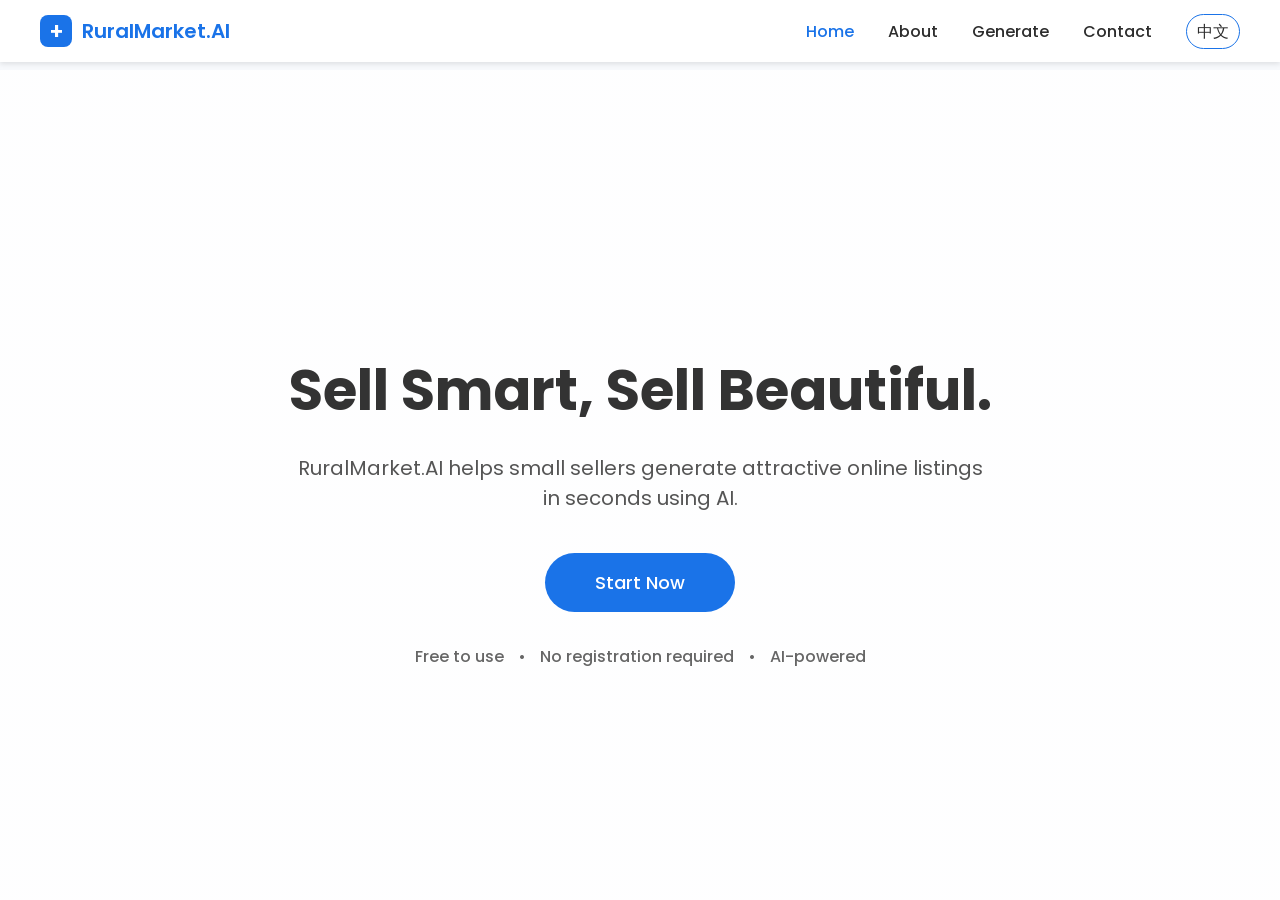
<file: index.html>
<!DOCTYPE html>
<html lang="en">
<head>
<meta charset="UTF-8">
<meta name="viewport" content="width=device-width, initial-scale=1.0">
<title>RuralMarket.AI - Sell Smart, Sell Beautiful</title>

<!-- Google Font: Poppins -->
<link rel="preconnect" href="https://fonts.googleapis.com">
<link rel="preconnect" href="https://fonts.gstatic.com" crossorigin>
<link href="https://fonts.googleapis.com/css2?family=Poppins:wght@400;500;600;700&display=swap" rel="stylesheet">

<style>
    /* All of your existing styles are unchanged */
    body {
        margin: 0;
        font-family: "Poppins", sans-serif;
        background: #f7f9fc;
    }

    /* --- Navbar (Shared) --- */
    .navbar {
        width: 100%;
        background: white;
        padding: 15px 40px;
        display: flex;
        justify-content: space-between;
        align-items: center;
        box-shadow: 0 2px 5px rgba(0,0,0,0.1);
        position: fixed;
        top: 0;
        left: 0;
        z-index: 10;
        box-sizing: border-box; /* Ensures padding doesn't break width */
    }

    .logo {
        display: flex;
        align-items: center;
        gap: 10px;
        font-size: 20px;
        font-weight: 600;
        color: #1a73e8;
        text-decoration: none; /* Add this */
    }
    
    .logo-icon {
        display: inline-flex;
        align-items: center;
        justify-content: center;
        width: 32px;
        height: 32px;
        background-color: #1a73e8;
        color: white;
        font-size: 22px;
        font-weight: 600;
        border-radius: 8px; /* Rounded square */
    }

    .nav-links a {
        margin-left: 30px;
        text-decoration: none;
        color: #2d2d2d;
        font-size: 16px;
        font-weight: 500;
    }
    .nav-links a:hover,
    .nav-links .active {
        color: #1a73e8;
    }

    /* --- NEW: Language Switch Style --- */
    /* Added this so the button looks like a button */
    .lang-switch {
        border: 1px solid #1a73e8;
        padding: 5px 10px;
        border-radius: 20px;
        font-size: 14px;
        margin-left: 20px;
    }

    /* All other styles are unchanged... */
    
    .page-title { margin-top: 130px; text-align: center; font-size: 40px; font-weight: 600; color: #333; }
    .section-subtitle { font-size: 22px; text-align: center; margin-top: 25px; font-weight: 500; }
    .underline { width: 120px; height: 3px; background: #1a73e8; margin: 8px auto 25px; border-radius: 5px; }
    .form-container { width: 90%; max-width: 900px; margin: auto; background: white; padding: 35px; border-radius: 18px; box-shadow: 0px 4px 12px rgba(0,0,0,0.1); margin-bottom: 35px; position: relative; }
    .upload-box { width: 100%; border: 2px dashed #bcd3f8; border-radius: 14px; padding: 45px; text-align: center; cursor: pointer; color: #1a73e8; background: #fafcff; display: flex; flex-direction: column; align-items: center; box-sizing: border-box; }
    .upload-box:hover { background: #f1f6ff; }
    .upload-box img { width: 55px; opacity: 0.6; margin-bottom: 15px; }
    .image-preview-wrapper { position: relative; width: 100%; max-width: 300px; margin: 20px auto 0; display: none; }
    #imagePreview { width: 100%; border-radius: 12px; display: block; }
    .delete-image-btn { position: absolute; top: -10px; right: -10px; background: #ff4d4d; color: white; border: none; border-radius: 50%; width: 30px; height: 30px; font-size: 18px; font-weight: bold; cursor: pointer; display: flex; align-items: center; justify-content: center; box-shadow: 0 2px 5px rgba(0,0,0,0.2); }
    .delete-image-btn:hover { background: #cc0000; }
    .input-label { font-size: 18px; font-weight: 600; margin-top: 20px; display: block; color: #444; }
    input, textarea { width: 100%; padding: 15px; margin-top: 8px; border-radius: 12px; border: 1px solid #ccc; background: #f9f9f9; font-size: 16px; box-sizing: border-box; }
    textarea { height: 120px; }
    .hint { font-size: 13px; color: #666; margin-top: 6px; }
    .generate-btn { display: block; margin: 35px auto; padding: 16px 50px; font-size: 18px; color: white; background: #1a73e8; border: none; border-radius: 30px; cursor: pointer; transition: 0.3s; }
    .generate-btn:hover { background: #0d5dd7; }
    .loading-overlay { position: absolute; top: 0; left: 0; right: 0; bottom: 0; background: rgba(255, 255, 255, 0.9); display: none; align-items: center; justify-content: center; border-radius: 18px; flex-direction: column; z-index: 5; }
    .spinner { border: 4px solid #f3f3f3; border-top: 4px solid #1a73e8; border-radius: 50%; width: 40px; height: 40px; animation: spin 1s linear infinite; margin-bottom: 15px; }
    @keyframes spin { 0% { transform: rotate(0deg); } 100% { transform: rotate(360deg); } }
    .generated-listing-section { width: 90%; max-width: 900px; margin: 35px auto; background: white; padding: 35px; border-radius: 18px; box-shadow: 0px 4px 12px rgba(0,0,0,0.1); display: none; }
    .listing-content-wrapper { display: flex; gap: 30px; margin-bottom: 30px; }
    .listing-image-container { flex-shrink: 0; width: 250px; padding: 10px; background: #fdfdfd; border-radius: 18px; box-shadow: 0 4px 10px rgba(0, 0, 0, 0.05); }
    .listing-image-container img { width: 100%; border-radius: 12px; }
    .image-contrast-boosted { filter: contrast(120%) brightness(105%) saturate(110%); }
    .image-comparison-controls { text-align: center; margin-top: 15px; }
    .comparison-btn { padding: 8px 15px; margin: 0 5px; border: none; border-radius: 20px; font-size: 14px; cursor: pointer; transition: 0.3s; background: #f0f0f0; color: #444; }
    .comparison-btn.active { background: #1a73e8; color: white; font-weight: 600; }
    .listing-text-output { flex-grow: 1; }
    .listing-text-output .label { font-size: 13px; font-weight: 500; color: #888; margin-top: 15px; display: block; }
    .listing-text-output .title-text { font-size: 28px; font-weight: 600; color: #444; margin: 5px 0 10px; }
    .listing-text-output .description-text { font-size: 16px; color: #555; line-height: 1.6; margin-bottom: 5px; }
    .listing-text-output ul { list-style: none; padding: 0; margin-top: 10px; margin-bottom: 20px; }
    .listing-text-output ul li { margin-bottom: 8px; font-size: 15px; color: #444; }
    .listing-text-output ul li::before { content: "•"; margin-right: 8px; color: #1a73e8; font-weight: 800; }
    .listing-text-output ul.check-list li::before { content: "✔️"; color: #28a745; }
    .info-section p { font-size: 15px; color: #555; line-height: 1.5; }
    .info-section h5 { font-size: 16px; font-weight: 600; color: #333; margin-top: 20px; margin-bottom: 8px; display: flex; align-items: center; gap: 8px; }
    .price-box { margin-top: 30px; }
    .price-box .label { font-size: 14px; font-weight: 500; color: #888; margin-bottom: 5px; display: block; }
    .price-box .suggested-price { font-size: 40px; font-weight: 700; color: #1a73e8; }
    .hashtags { font-size: 14px; color: #1a73e8; background: #f1f6ff; padding: 5px 10px; border-radius: 5px; display: inline-block; margin-top: 8px; margin-right: 5px; }
    .action-buttons { text-align: center; margin-top: 30px; margin-bottom: 20px; }
    .action-buttons button { padding: 12px 30px; margin: 0 10px; border: none; border-radius: 25px; font-size: 16px; cursor: pointer; transition: 0.3s; display: inline-flex; align-items: center; gap: 8px; }
    .copy-btn { background: #1a73e8; color: white; }
    .copy-btn img, .download-btn img { filter: invert(100%); }
    .copy-btn:hover { background: #0d5dd7; }
    .download-btn { background: white; color: #1a73e8; border: 1px solid #1a73e8; }
    .download-btn:hover { background: #f1f6ff; }
    .download-btn img { filter: invert(0%); }
    .generate-again-btn { display: block; margin: 20px auto 35px; padding: 10px 25px; font-size: 16px; background: #f0f0f0; color: #444; border: 1px solid #ccc; border-radius: 20px; cursor: pointer; transition: 0.3s; display: flex; align-items: center; gap: 5px; width: fit-content; }
    .generate-again-btn:hover { background: #e0e0e0; }
    .next-steps-box { background: #fffbef; border: 1px solid #fae6b9; padding: 25px; border-radius: 12px; margin-top: 30px; box-shadow: 0 2px 4px rgba(0,0,0,0.05); }
    .next-steps-box h4 { font-size: 18px; color: #333; margin-top: 0; margin-bottom: 15px; display: flex; align-items: center; gap: 10px; }
    .next-steps-box ul { list-style: none; padding: 0; }
    .next-steps-box ul li { margin-bottom: 10px; font-size: 15px; color: #555; }
    .next-steps-box ul li::before { content: "✔"; margin-right: 8px; color: #1a73e8; font-weight: bold; }
    .generated-listing-footer { text-align: center; font-size: 13px; color: #888; margin-top: 40px; padding-top: 20px; border-top: 1px solid #eee; padding-bottom: 20px; }
    
    @media (max-width: 768px) {
        .listing-content-wrapper { flex-direction: column; gap: 20px; }
        .listing-image-container { width: 100%; max-width: 300px; margin: auto; }
        .price-box .suggested-price { font-size: 32px; }
        .navbar { padding: 15px 20px; }
        .nav-links { overflow: hidden; } 
        .nav-links a { margin-left: 10px; font-size: 14px; }
        .logo { font-size: 18px; }
    }


    /* --- STYLES FOR HOME PAGE --- */
            
    .hero-section {
        /* This is a placeholder background. 
           You should replace this URL with your 'image_782fea.jpg' */
        background-image: linear-gradient(rgba(255, 255, 255, 0.85), rgba(255, 255, 255, 0.85)), url('https://images.pexels.com/photos/164502/pexels-photo-164502.jpeg?auto=compress&cs=tinysrgb&w=1260&h=750&dpr=1');
        background-size: cover;
        background-position: center;
        text-align: center;
        padding: 6rem 2rem;
        min-height: calc(100vh - 70px); 
        display: flex;
        align-items: center;
        justify-content: center;
        margin-top: 70px; /* Offset for fixed navbar */
        box-sizing: border-box;
    }
    
    /* --- HOW TO ADD YOUR IMAGE --- 
       1. Upload your 'image_782fea.jpg' to a free image host (like imgbb.com)
       2. Get the direct image URL (e.g., "https://i.ibb.co/..../image.jpg")
       3. Replace the 'https://images.pexels.com/...' URL above with your new URL.
    */

    .hero-content {
        max-width: 800px;
    }

    .hero-content h1 {
        font-size: 3.5rem;
        font-weight: 700;
        color: #333;
        margin-bottom: 1rem;
    }

    .hero-content p {
        font-size: 1.25rem;
        color: #555;
        margin-bottom: 2.5rem;
        max-width: 700px;
        margin-left: auto;
        margin-right: auto;
    }
    
    .hero-btn {
        display: inline-block;
        padding: 16px 50px;
        font-size: 18px;
        color: white;
        background: #1a73e8; 
        border: none;
        border-radius: 30px;
        cursor: pointer;
        transition: 0.3s;
        text-decoration: none;
        font-weight: 500;
    }

    .hero-btn:hover {
        background: #0d5dd7; 
    }

    .hero-features {
        margin-top: 2rem;
        color: #666;
        font-weight: 500;
    }

    .hero-features span {
        margin: 0 10px;
    }

</style>
</head>
<body>

<div class="navbar">
    <!-- ================================== -->
    <!-- ========== FIXED LOGO LINK ========== -->
    <!-- ================================== -->
    <a href="index.html" class="logo">
        <span class="logo-icon">+</span>
        RuralMarket.AI
    </a>

    <div class="nav-links">
        <a class="active" href="index.html">Home</a>
        <a href="about.html">About</a>
        <a href="generate.html">Generate</a>
        <a href="contact.html">Contact</a>
        
        <!-- ================================== -->
        <!-- ========== ADDED HERE ============ -->
        <!-- ================================== -->
        <a href="index-cn.html" class="lang-switch">中文</a>
    </div>
</div>

<main>
    <section class="hero-section">
        <div class="hero-content">
            <h1>Sell Smart, Sell Beautiful.</h1>
            <p>RuralMarket.AI helps small sellers generate attractive online listings in seconds using AI.</p>
            <a href="generate.html" class="hero-btn">Start Now</a>
            <div class="hero-features">
                <span>Free to use</span>
                •
                <span>No registration required</span>
                •
                <span>AI-powered</span>
            </div>
        </div>
    </section>
</main>

</body>
</html>
</file>
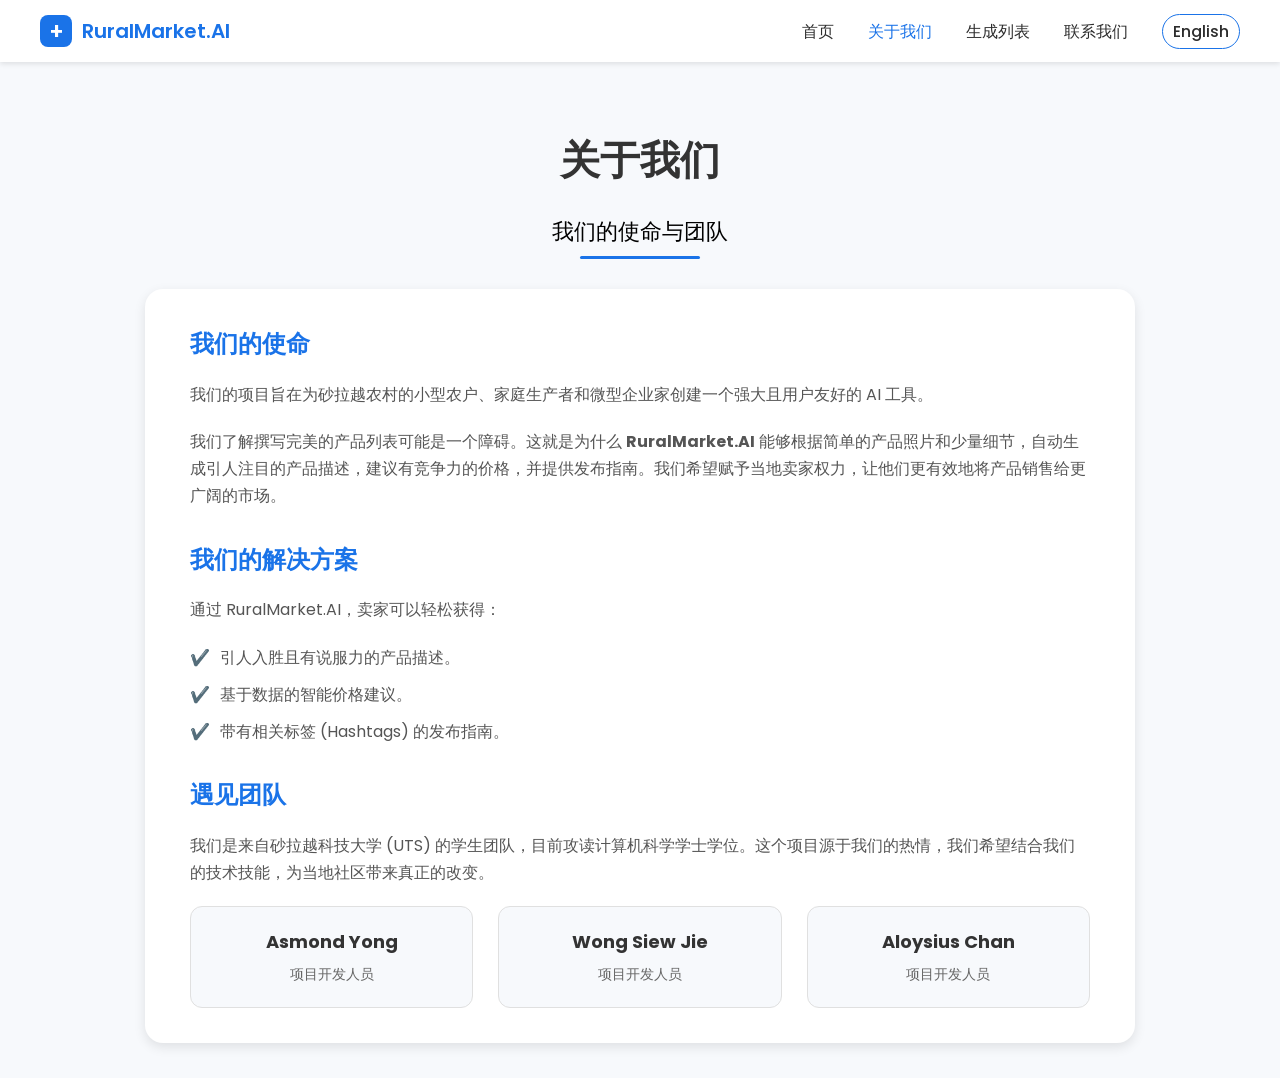
<file: about-cn.html>
<!DOCTYPE html>
<html lang="zh-Hans">
<head>
<meta charset="UTF-8">
<meta name="viewport" content="width=device-width, initial-scale=1.0">
<title>关于我们 - RuralMarket.AI</title>

<!-- Google Font: Poppins -->
<link rel="preconnect" href="https://fonts.googleapis.com">
<link rel="preconnect" href="https://fonts.gstatic.com" crossorigin>
<link href="https://fonts.googleapis.com/css2?family=Poppins:wght@400;500;600;700&display=swap" rel="stylesheet">

<style>
    /* CSS copied from other pages for consistency */
    body {
        margin: 0;
        font-family: "Poppins", sans-serif;
        background: #f7f9fc;
    }

    /* --- Navbar --- */
    .navbar {
        width: 100%;
        background: white;
        padding: 15px 40px;
        display: flex;
        justify-content: space-between;
        align-items: center;
        box-shadow: 0 2px 5px rgba(0,0,0,0.1);
        position: fixed;
        top: 0;
        left: 0;
        z-index: 10;
        box-sizing: border-box; 
    }

    .logo {
        display: flex;
        align-items: center;
        gap: 10px;
        font-size: 20px;
        font-weight: 600;
        color: #1a73e8;
        text-decoration: none;
    }
    
    .logo-icon {
        display: inline-flex;
        align-items: center;
        justify-content: center;
        width: 32px;
        height: 32px;
        background-color: #1a73e8;
        color: white;
        font-size: 22px;
        font-weight: 600;
        border-radius: 8px;
    }

    .nav-links a {
        margin-left: 30px;
        text-decoration: none;
        color: #2d2d2d;
        font-size: 16px;
        font-weight: 500;
    }
    .nav-links a:hover,
    .nav-links .active {
        color: #1a73e8;
    }

    /* Language Switch Button Style */
    .lang-switch {
        border: 1px solid #1a73e8;
        padding: 5px 10px;
        border-radius: 20px;
        font-size: 14px;
        margin-left: 20px;
    }

    /* --- Page Titles --- */
    .page-title {
        margin-top: 130px;
        text-align: center;
        font-size: 40px;
        font-weight: 600;
        color: #333;
    }

    .section-subtitle {
        font-size: 22px;
        text-align: center;
        margin-top: 25px;
        font-weight: 500;
    }
    .underline {
        width: 120px;
        height: 3px;
        background: #1a73e8;
        margin: 8px auto 25px;
        border-radius: 5px;
    }

    /* --- Content Card --- */
    .content-container {
        width: 90%;
        max-width: 900px;
        margin: 30px auto;
        background: white;
        padding: 35px 45px;
        border-radius: 18px;
        box-shadow: 0px 4px 12px rgba(0,0,0,0.1);
        margin-bottom: 35px;
        text-align: left;
        line-height: 1.7;
    }
    .content-container h3 {
        color: #1a73e8;
        font-size: 24px;
        margin-bottom: 15px;
        margin-top: 30px;
    }
    .content-container h3:first-child {
        margin-top: 0;
    }
    .content-container p {
        color: #555;
        font-size: 16px;
        margin-bottom: 20px;
    }
    
    .content-container ul {
        list-style: none;
        padding-left: 0;
        margin-bottom: 20px;
    }
    .content-container ul li {
        position: relative;
        padding-left: 30px;
        margin-bottom: 10px;
        color: #555;
    }
    .content-container ul li::before {
        content: "✔️";
        color: #28a745;
        position: absolute;
        left: 0;
        font-weight: bold;
    }

    .team-container {
        display: grid;
        grid-template-columns: repeat(auto-fit, minmax(200px, 1fr));
        gap: 25px;
        margin-top: 20px;
    }
    .team-member {
        background: #f7f9fc;
        padding: 20px;
        border-radius: 12px;
        border: 1px solid #e0e0e0;
        text-align: center;
    }
    .team-member h4 {
        margin: 0 0 5px 0;
        font-size: 18px;
        color: #333;
    }
    .team-member p {
        font-size: 14px;
        color: #666;
        margin: 0;
    }

    @media (max-width: 768px) {
        .navbar { padding: 15px 20px; }
        .nav-links { overflow: hidden; } 
        .nav-links a { margin-left: 10px; font-size: 14px; }
        .logo { font-size: 18px; }
    }

</style>
</head>
<body>

<div class="navbar">
    <a href="index-cn.html" class="logo">
        <span class="logo-icon">+</span>
        RuralMarket.AI
    </a>

    <div class="nav-links">
        <a href="index-cn.html">首页</a>
        <!-- Current Page -->
        <a class="active" href="about-cn.html">关于我们</a>
        <a href="generate-cn.html">生成列表</a>
        <a href="contact-cn.html">联系我们</a>
        <!-- Switch to English -->
        <a href="about.html" class="lang-switch">English</a>
    </div>
</div>

<div class="page-title">关于我们</div>

<div class="section-subtitle">我们的使命与团队</div>
<div class="underline"></div>

<div class="content-container">
    <h3>我们的使命</h3>
    <p>
        我们的项目旨在为砂拉越农村的小型农户、家庭生产者和微型企业家创建一个强大且用户友好的 AI 工具。
    </p>
    <p>
        我们了解撰写完美的产品列表可能是一个障碍。这就是为什么 <strong>RuralMarket.AI</strong> 能够根据简单的产品照片和少量细节，自动生成引人注目的产品描述，建议有竞争力的价格，并提供发布指南。我们希望赋予当地卖家权力，让他们更有效地将产品销售给更广阔的市场。
    </p>

    <h3>我们的解决方案</h3>
    <p>通过 RuralMarket.AI，卖家可以轻松获得：</p>
    <ul>
        <li>引人入胜且有说服力的产品描述。</li>
        <li>基于数据的智能价格建议。</li>
        <li>带有相关标签 (Hashtags) 的发布指南。</li>
    </ul>

    <h3>遇见团队</h3>
    <p>我们是来自砂拉越科技大学 (UTS) 的学生团队，目前攻读计算机科学学士学位。这个项目源于我们的热情，我们希望结合我们的技术技能，为当地社区带来真正的改变。</p>

    <div class="team-container">
        <div class="team-member">
            <h4>Asmond Yong</h4>
            <p>项目开发人员</p>
        </div>
        <div class="team-member">
            <h4>Wong Siew Jie</h4>
            <p>项目开发人员</p>
        </div>
        <div class="team-member">
            <h4>Aloysius Chan</h4>
            <p>项目开发人员</p>
        </div>
    </div>
</div>

</body>
</html>
</file>
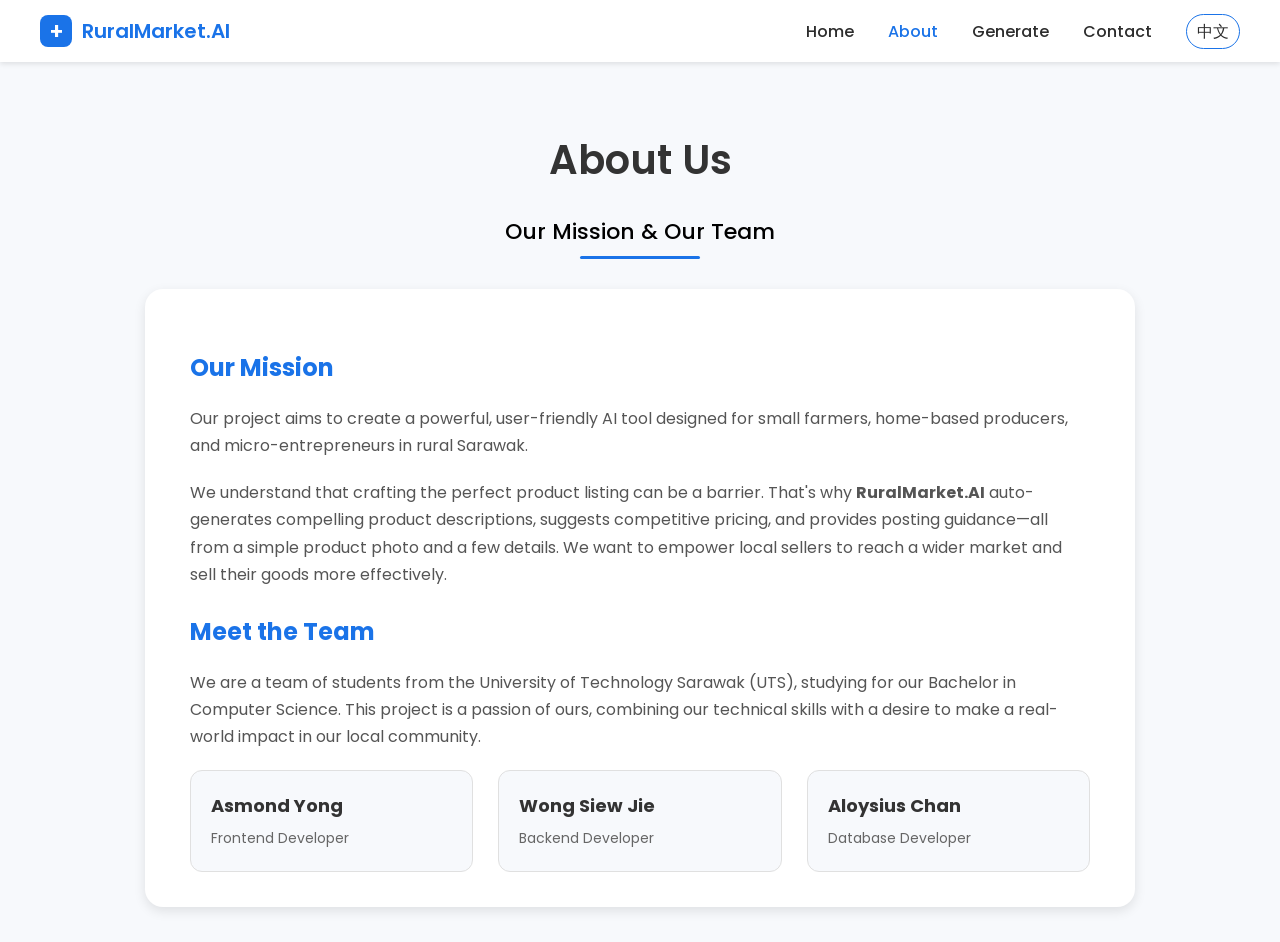
<file: about.html>
<!DOCTYPE html>
<html lang="en">
<head>
<meta charset="UTF-8">
<meta name="viewport" content="width=device-width, initial-scale=1.0">
<title>About Us - RuralMarket.AI</title>

<!-- Google Font: Poppins -->
<link rel="preconnect" href="https://fonts.googleapis.com">
<link rel="preconnect" href="https://fonts.gstatic.com" crossorigin>
<link href="https://fonts.googleapis.com/css2?family=Poppins:wght@400;500;600;700&display=swap" rel="stylesheet">

<style>
    /* All of your existing styles are unchanged */
    body {
        margin: 0;
        font-family: "Poppins", sans-serif;
        background: #f7f9fc;
    }

    /* --- Navbar (Shared) --- */
    .navbar {
        width: 100%;
        background: white;
        padding: 15px 40px;
        display: flex;
        justify-content: space-between;
        align-items: center;
        box-shadow: 0 2px 5px rgba(0,0,0,0.1);
        position: fixed;
        top: 0;
        left: 0;
        z-index: 10;
        box-sizing: border-box; 
    }

    .logo {
        display: flex;
        align-items: center;
        gap: 10px;
        font-size: 20px;
        font-weight: 600;
        color: #1a73e8;
        text-decoration: none; 
    }
    
    .logo-icon {
        display: inline-flex;
        align-items: center;
        justify-content: center;
        width: 32px;
        height: 32px;
        background-color: #1a73e8;
        color: white;
        font-size: 22px;
        font-weight: 600;
        border-radius: 8px; 
    }

    .nav-links a {
        margin-left: 30px;
        text-decoration: none;
        color: #2d2d2d;
        font-size: 16px;
        font-weight: 500;
    }
    .nav-links a:hover,
    .nav-links .active {
        color: #1a73e8;
    }

    /* --- NEW: Language Switch Style --- */
    .lang-switch {
        border: 1px solid #1a73e8;
        padding: 5px 10px;
        border-radius: 20px;
        font-size: 14px;
        margin-left: 20px;
    }
    
    /* --- Page Styles --- */
    .page-title { margin-top: 130px; text-align: center; font-size: 40px; font-weight: 600; color: #333; }
    .section-subtitle { font-size: 22px; text-align: center; margin-top: 25px; font-weight: 500; }
    .underline { width: 120px; height: 3px; background: #1a73e8; margin: 8px auto 25px; border-radius: 5px; }
    .form-container { width: 90%; max-width: 900px; margin: auto; background: white; padding: 35px; border-radius: 18px; box-shadow: 0px 4px 12px rgba(0,0,0,0.1); margin-bottom: 35px; position: relative; }
    .upload-box { width: 100%; border: 2px dashed #bcd3f8; border-radius: 14px; padding: 45px; text-align: center; cursor: pointer; color: #1a73e8; background: #fafcff; display: flex; flex-direction: column; align-items: center; box-sizing: border-box; }
    .upload-box:hover { background: #f1f6ff; }
    .upload-box img { width: 55px; opacity: 0.6; margin-bottom: 15px; }
    .image-preview-wrapper { position: relative; width: 100%; max-width: 300px; margin: 20px auto 0; display: none; }
    #imagePreview { width: 100%; border-radius: 12px; display: block; }
    .delete-image-btn { position: absolute; top: -10px; right: -10px; background: #ff4d4d; color: white; border: none; border-radius: 50%; width: 30px; height: 30px; font-size: 18px; font-weight: bold; cursor: pointer; display: flex; align-items: center; justify-content: center; box-shadow: 0 2px 5px rgba(0,0,0,0.2); }
    .delete-image-btn:hover { background: #cc0000; }
    .input-label { font-size: 18px; font-weight: 600; margin-top: 20px; display: block; color: #444; }
    input, textarea { width: 100%; padding: 15px; margin-top: 8px; border-radius: 12px; border: 1px solid #ccc; background: #f9f9f9; font-size: 16px; box-sizing: border-box; }
    textarea { height: 120px; }
    .hint { font-size: 13px; color: #666; margin-top: 6px; }
    .generate-btn { display: block; margin: 35px auto; padding: 16px 50px; font-size: 18px; color: white; background: #1a73e8; border: none; border-radius: 30px; cursor: pointer; transition: 0.3s; }
    .generate-btn:hover { background: #0d5dd7; }
    .loading-overlay { position: absolute; top: 0; left: 0; right: 0; bottom: 0; background: rgba(255, 255, 255, 0.9); display: none; align-items: center; justify-content: center; border-radius: 18px; flex-direction: column; z-index: 5; }
    .spinner { border: 4px solid #f3f3f3; border-top: 4px solid #1a73e8; border-radius: 50%; width: 40px; height: 40px; animation: spin 1s linear infinite; margin-bottom: 15px; }
    @keyframes spin { 0% { transform: rotate(0deg); } 100% { transform: rotate(360deg); } }
    .generated-listing-section { width: 90%; max-width: 900px; margin: 35px auto; background: white; padding: 35px; border-radius: 18px; box-shadow: 0px 4px 12px rgba(0,0,0,0.1); display: none; }
    .listing-content-wrapper { display: flex; gap: 30px; margin-bottom: 30px; }
    .listing-image-container { flex-shrink: 0; width: 250px; padding: 10px; background: #fdfdfd; border-radius: 18px; box-shadow: 0 4px 10px rgba(0, 0, 0, 0.05); }
    .listing-image-container img { width: 100%; border-radius: 12px; }
    .image-contrast-boosted { filter: contrast(120%) brightness(105%) saturate(110%); }
    .image-comparison-controls { text-align: center; margin-top: 15px; }
    .comparison-btn { padding: 8px 15px; margin: 0 5px; border: none; border-radius: 20px; font-size: 14px; cursor: pointer; transition: 0.3s; background: #f0f0f0; color: #444; }
    .comparison-btn.active { background: #1a73e8; color: white; font-weight: 600; }
    .listing-text-output { flex-grow: 1; }
    .listing-text-output .label { font-size: 13px; font-weight: 500; color: #888; margin-top: 15px; display: block; }
    .listing-text-output .title-text { font-size: 28px; font-weight: 600; color: #444; margin: 5px 0 10px; }
    .listing-text-output .description-text { font-size: 16px; color: #555; line-height: 1.6; margin-bottom: 5px; }
    .listing-text-output ul { list-style: none; padding: 0; margin-top: 10px; margin-bottom: 20px; }
    .listing-text-output ul li { margin-bottom: 8px; font-size: 15px; color: #444; }
    .listing-text-output ul li::before { content: "•"; margin-right: 8px; color: #1a73e8; font-weight: 800; }
    .listing-text-output ul.check-list li::before { content: "✔️"; color: #28a745; }
    .info-section p { font-size: 15px; color: #555; line-height: 1.5; }
    .info-section h5 { font-size: 16px; font-weight: 600; color: #333; margin-top: 20px; margin-bottom: 8px; display: flex; align-items: center; gap: 8px; }
    .price-box { margin-top: 30px; }
    .price-box .label { font-size: 14px; font-weight: 500; color: #888; margin-bottom: 5px; display: block; }
    .price-box .suggested-price { font-size: 40px; font-weight: 700; color: #1a73e8; }
    .hashtags { font-size: 14px; color: #1a73e8; background: #f1f6ff; padding: 5px 10px; border-radius: 5px; display: inline-block; margin-top: 8px; margin-right: 5px; }
    .action-buttons { text-align: center; margin-top: 30px; margin-bottom: 20px; }
    .action-buttons button { padding: 12px 30px; margin: 0 10px; border: none; border-radius: 25px; font-size: 16px; cursor: pointer; transition: 0.3s; display: inline-flex; align-items: center; gap: 8px; }
    .copy-btn { background: #1a73e8; color: white; }
    .copy-btn img, .download-btn img { filter: invert(100%); }
    .copy-btn:hover { background: #0d5dd7; }
    .download-btn { background: white; color: #1a73e8; border: 1px solid #1a73e8; }
    .download-btn:hover { background: #f1f6ff; }
    .download-btn img { filter: invert(0%); }
    .generate-again-btn { display: block; margin: 20px auto 35px; padding: 10px 25px; font-size: 16px; background: #f0f0f0; color: #444; border: 1px solid #ccc; border-radius: 20px; cursor: pointer; transition: 0.3s; display: flex; align-items: center; gap: 5px; width: fit-content; }
    .generate-again-btn:hover { background: #e0e0e0; }
    .next-steps-box { background: #fffbef; border: 1px solid #fae6b9; padding: 25px; border-radius: 12px; margin-top: 30px; box-shadow: 0 2px 4px rgba(0,0,0,0.05); }
    .next-steps-box h4 { font-size: 18px; color: #333; margin-top: 0; margin-bottom: 15px; display: flex; align-items: center; gap: 10px; }
    .next-steps-box ul { list-style: none; padding: 0; }
    .next-steps-box ul li { margin-bottom: 10px; font-size: 15px; color: #555; }
    .next-steps-box ul li::before { content: "✔"; margin-right: 8px; color: #1a73e8; font-weight: bold; }
    .generated-listing-footer { text-align: center; font-size: 13px; color: #888; margin-top: 40px; padding-top: 20px; border-top: 1px solid #eee; padding-bottom: 20px; }
    
    @media (max-width: 768px) {
        .listing-content-wrapper { flex-direction: column; gap: 20px; }
        .listing-image-container { width: 100%; max-width: 300px; margin: auto; }
        .price-box .suggested-price { font-size: 32px; }
        .navbar { padding: 15px 20px; }
        .nav-links a { margin-left: 15px; }
    }

    /* --- STYLES FOR ABOUT PAGE --- */
    .content-container {
        width: 90%;
        max-width: 900px;
        margin: 30px auto;
        background: white;
        padding: 35px 45px;
        border-radius: 18px;
        box-shadow: 0px 4px 12px rgba(0,0,0,0.1);
        margin-bottom: 35px;
        text-align: left;
        line-height: 1.7;
    }
    .content-container h3 {
        color: #1a73e8;
        font-size: 24px;
        margin-bottom: 15px;
    }
    .content-container p {
        color: #555;
        font-size: 16px;
        margin-bottom: 20px;
    }
    .team-container {
        display: grid;
        grid-template-columns: repeat(auto-fit, minmax(200px, 1fr));
        gap: 25px;
        margin-top: 20px;
    }
    .team-member {
        background: #f7f9fc;
        padding: 20px;
        border-radius: 12px;
        border: 1px solid #e0e0e0;
    }
    .team-member h4 {
        margin: 0 0 5px 0;
        font-size: 18px;
        color: #333;
    }
    .team-member p {
        font-size: 14px;
        color: #666;
        margin: 0;
    }

</style>
</head>
<body>

<div class="navbar">
    <a href="index.html" class="logo">
        <span class="logo-icon">+</span>
        RuralMarket.AI
    </a>

    <div class="nav-links">
        <a href="index.html">Home</a>
        <a class="active" href="about.html">About</a>
        <a href="generate.html">Generate</a>
        <a href="contact.html">Contact</a>
        <a href="about-cn.html" class="lang-switch">中文</a>
    </div>
</div>

<div class="page-title">About Us</div>

<div class="section-subtitle">Our Mission & Our Team</div>
<div class="underline"></div>

<div class="content-container">
    <h3>Our Mission</h3>
    <p>
        Our project aims to create a powerful, user-friendly AI tool designed for small farmers, home-based producers, and micro-entrepreneurs in rural Sarawak. 
    </p>
    <p>
        We understand that crafting the perfect product listing can be a barrier. That's why <strong>RuralMarket.AI</strong> auto-generates compelling product descriptions, suggests competitive pricing, and provides posting guidance—all from a simple product photo and a few details. We want to empower local sellers to reach a wider market and sell their goods more effectively.
    </p>

    <h3>Meet the Team</h3>
    <p>We are a team of students from the University of Technology Sarawak (UTS), studying for our Bachelor in Computer Science. This project is a passion of ours, combining our technical skills with a desire to make a real-world impact in our local community.</p>

    <div class="team-container">
        <div class="team-member">
            <h4>Asmond Yong</h4>
            <p>Frontend Developer</p>
        </div>
        <div class="team-member">
            <h4>Wong Siew Jie</h4>
            <p>Backend Developer</p>
        </div>
        <div class="team-member">
            <h4>Aloysius Chan</h4>
            <p>Database Developer</p>
        </div>
    </div>
</div>

</body>
</html>
</file>
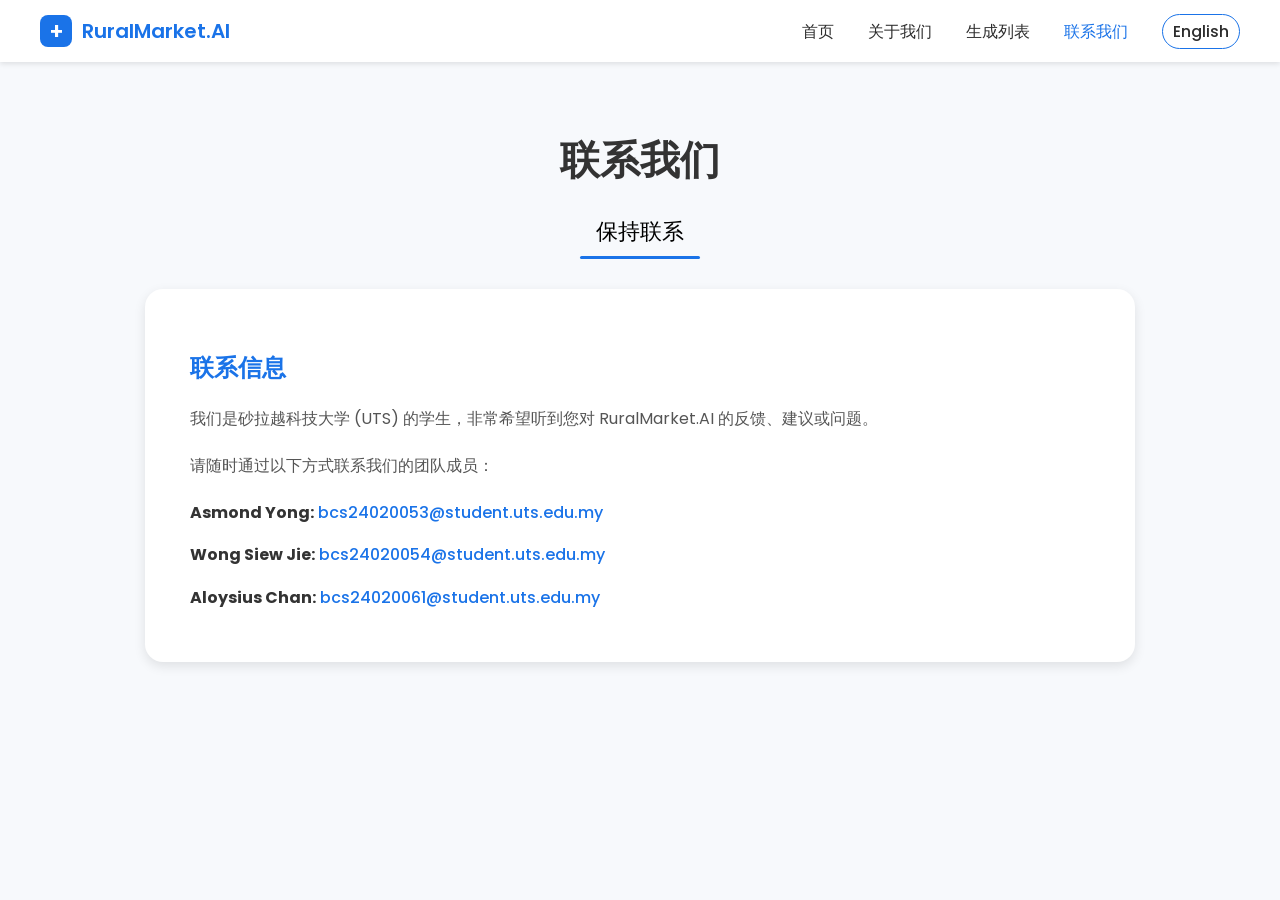
<file: contact-cn.html>
<!DOCTYPE html>
<html lang="zh-Hans">
<head>
<meta charset="UTF-8">
<meta name="viewport" content="width=device-width, initial-scale=1.0">
<title>联系我们 - RuralMarket.AI</title>

<!-- Google Font: Poppins -->
<link rel="preconnect" href="https://fonts.googleapis.com">
<link rel="preconnect" href="https://fonts.gstatic.com" crossorigin>
<link href="https://fonts.googleapis.com/css2?family=Poppins:wght@400;500;600;700&display=swap" rel="stylesheet">

<style>
    /* Same CSS */
    body {
        margin: 0;
        font-family: "Poppins", sans-serif;
        background: #f7f9fc;
    }

    /* --- Navbar --- */
    .navbar {
        width: 100%;
        background: white;
        padding: 15px 40px;
        display: flex;
        justify-content: space-between;
        align-items: center;
        box-shadow: 0 2px 5px rgba(0,0,0,0.1);
        position: fixed;
        top: 0;
        left: 0;
        z-index: 10;
        box-sizing: border-box; 
    }

    .logo {
        display: flex;
        align-items: center;
        gap: 10px;
        font-size: 20px;
        font-weight: 600;
        color: #1a73e8;
        text-decoration: none;
    }
    
    .logo-icon {
        display: inline-flex;
        align-items: center;
        justify-content: center;
        width: 32px;
        height: 32px;
        background-color: #1a73e8;
        color: white;
        font-size: 22px;
        font-weight: 600;
        border-radius: 8px;
    }

    .nav-links a {
        margin-left: 30px;
        text-decoration: none;
        color: #2d2d2d;
        font-size: 16px;
        font-weight: 500;
    }
    .nav-links a:hover,
    .nav-links .active {
        color: #1a73e8;
    }

    .lang-switch {
        border: 1px solid #1a73e8;
        padding: 5px 10px;
        border-radius: 20px;
        font-size: 14px;
        margin-left: 20px;
    }

    /* --- Page Titles --- */
    .page-title {
        margin-top: 130px;
        text-align: center;
        font-size: 40px;
        font-weight: 600;
        color: #333;
    }

    .section-subtitle {
        font-size: 22px;
        text-align: center;
        margin-top: 25px;
        font-weight: 500;
    }
    .underline {
        width: 120px;
        height: 3px;
        background: #1a73e8;
        margin: 8px auto 25px;
        border-radius: 5px;
    }

    /* --- Content Card --- */
    .content-container {
        width: 90%;
        max-width: 900px;
        margin: 30px auto;
        background: white;
        padding: 35px 45px;
        border-radius: 18px;
        box-shadow: 0px 4px 12px rgba(0,0,0,0.1);
        margin-bottom: 35px;
        text-align: left;
        line-height: 1.7;
    }
    .content-container h3 {
        color: #1a73e8;
        font-size: 24px;
        margin-bottom: 15px;
    }
    .content-container p {
        color: #555;
        font-size: 16px;
        margin-bottom: 20px;
    }
    .contact-list {
        list-style: none;
        padding-left: 0;
    }
    .contact-list li {
        margin-bottom: 15px;
        font-size: 16px;
    }
    .contact-list strong {
        color: #333;
    }
    .contact-list a {
        color: #1a73e8;
        text-decoration: none;
        font-weight: 500;
    }
    .contact-list a:hover {
        text-decoration: underline;
    }

    @media (max-width: 768px) {
        .navbar { padding: 15px 20px; }
        .nav-links { overflow: hidden; } 
        .nav-links a { margin-left: 10px; font-size: 14px; }
        .logo { font-size: 18px; }
    }

</style>
</head>
<body>

<div class="navbar">
    <a href="index-cn.html" class="logo">
        <span class="logo-icon">+</span>
        RuralMarket.AI
    </a>

    <div class="nav-links">
        <a href="index-cn.html">首页</a>
        <a href="about-cn.html">关于我们</a>
        <a href="generate-cn.html">生成列表</a>
        <!-- Current Page -->
        <a class="active" href="contact-cn.html">联系我们</a>
        <!-- Switch to English -->
        <a href="contact.html" class="lang-switch">English</a>
    </div>
</div>

<div class="page-title">联系我们</div>

<div class="section-subtitle">保持联系</div>
<div class="underline"></div>

<div class="content-container">
    <h3>联系信息</h3>
    <p>
        我们是砂拉越科技大学 (UTS) 的学生，非常希望听到您对 RuralMarket.AI 的反馈、建议或问题。
    </p>
    <p>
        请随时通过以下方式联系我们的团队成员：
    </p>

    <ul class="contact-list">
        <li>
            <strong>Asmond Yong:</strong> 
            <a href="mailto:bcs24020053@student.uts.edu.my">bcs24020053@student.uts.edu.my</a>
        </li>
        <li>
            <strong>Wong Siew Jie:</strong> 
            <a href="mailto:bcs24020054@student.uts.edu.my">bcs24020054@student.uts.edu.my</a>
        </li>
        <li>
            <strong>Aloysius Chan:</strong> 
            <a href="mailto:bcs24020061@student.uts.edu.my">bcs24020061@student.uts.edu.my</a>
        </li>
    </ul>
</div>

</body>
</html>
</file>
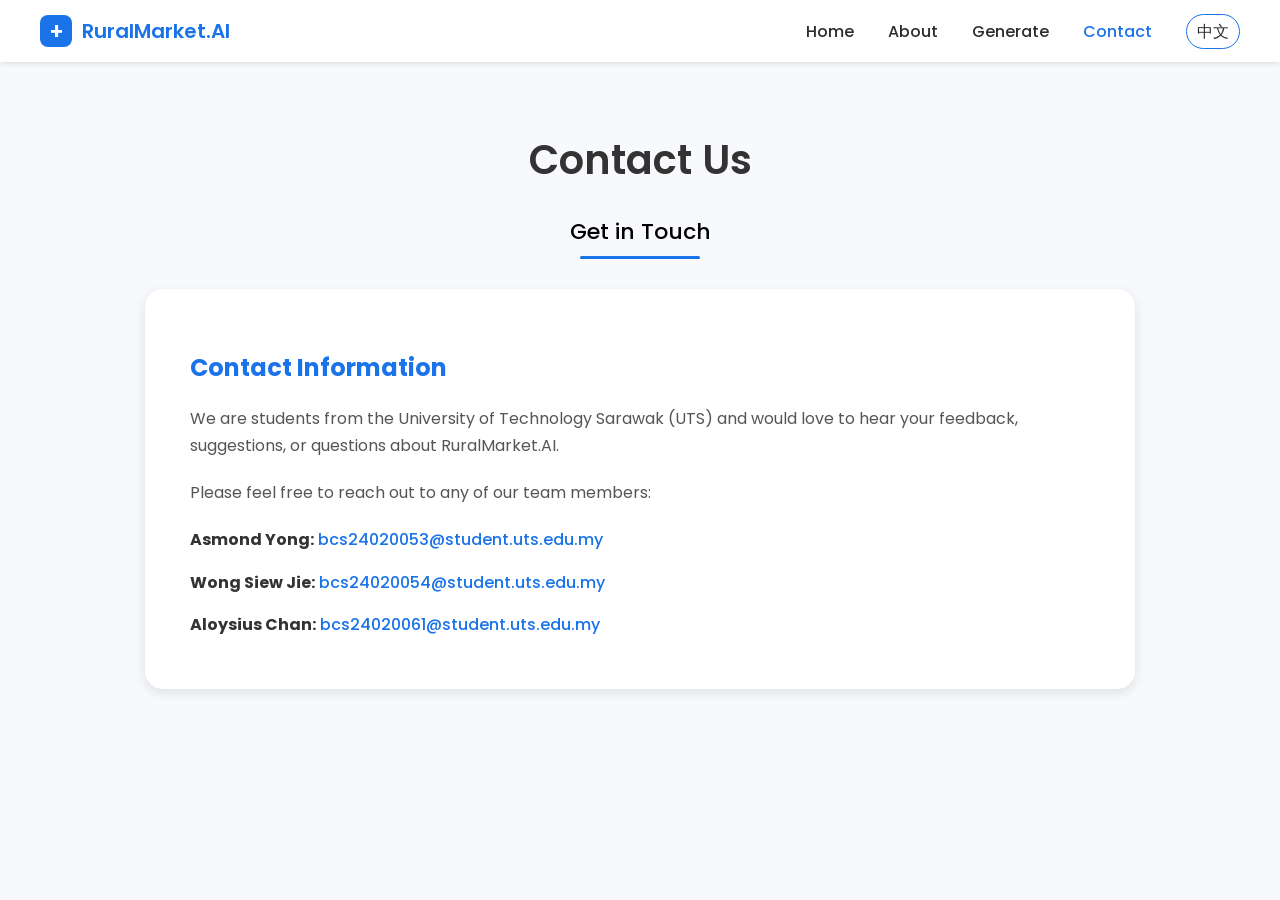
<file: contact.html>
<!DOCTYPE html>
<html lang="en">
<head>
<meta charset="UTF-8">
<meta name="viewport" content="width=device-width, initial-scale=1.0">
<title>Contact Us - RuralMarket.AI</title>

<!-- Google Font: Poppins -->
<link rel="preconnect" href="https://fonts.googleapis.com">
<link rel="preconnect" href="https://fonts.gstatic.com" crossorigin>
<link href="https://fonts.googleapis.com/css2?family=Poppins:wght@400;500;600;700&display=swap" rel="stylesheet">

<style>
    /* All of your existing styles are unchanged */
    body {
        margin: 0;
        font-family: "Poppins", sans-serif;
        background: #f7f9fc;
    }

    /* --- Navbar (Shared) --- */
    .navbar {
        width: 100%;
        background: white;
        padding: 15px 40px;
        display: flex;
        justify-content: space-between;
        align-items: center;
        box-shadow: 0 2px 5px rgba(0,0,0,0.1);
        position: fixed;
        top: 0;
        left: 0;
        z-index: 10;
        box-sizing: border-box; /* Ensures padding doesn't break width */
    }

    .logo {
        display: flex;
        align-items: center;
        gap: 10px;
        font-size: 20px;
        font-weight: 600;
        color: #1a73e8;
        text-decoration: none; /* Add this */
    }
    
    .logo-icon {
        display: inline-flex;
        align-items: center;
        justify-content: center;
        width: 32px;
        height: 32px;
        background-color: #1a73e8;
        color: white;
        font-size: 22px;
        font-weight: 600;
        border-radius: 8px; /* Rounded square */
    }

    .nav-links a {
        margin-left: 30px;
        text-decoration: none;
        color: #2d2d2d;
        font-size: 16px;
        font-weight: 500;
    }
    .nav-links a:hover,
    .nav-links .active {
        color: #1a73e8;
    }

    /* --- NEW: Language Switch Style --- */
    /* I added this so the button looks like a button */
    .lang-switch {
        border: 1px solid #1a73e8;
        padding: 5px 10px;
        border-radius: 20px;
        font-size: 14px;
        margin-left: 20px;
    }

    /* All other styles are unchanged... */

    .page-title { margin-top: 130px; text-align: center; font-size: 40px; font-weight: 600; color: #333; }
    .section-subtitle { font-size: 22px; text-align: center; margin-top: 25px; font-weight: 500; }
    .underline { width: 120px; height: 3px; background: #1a73e8; margin: 8px auto 25px; border-radius: 5px; }
    .form-container { width: 90%; max-width: 900px; margin: auto; background: white; padding: 35px; border-radius: 18px; box-shadow: 0px 4px 12px rgba(0,0,0,0.1); margin-bottom: 35px; position: relative; }
    .upload-box { width: 100%; border: 2px dashed #bcd3f8; border-radius: 14px; padding: 45px; text-align: center; cursor: pointer; color: #1a73e8; background: #fafcff; display: flex; flex-direction: column; align-items: center; box-sizing: border-box; }
    .upload-box:hover { background: #f1f6ff; }
    .upload-box img { width: 55px; opacity: 0.6; margin-bottom: 15px; }
    .image-preview-wrapper { position: relative; width: 100%; max-width: 300px; margin: 20px auto 0; display: none; }
    #imagePreview { width: 100%; border-radius: 12px; display: block; }
    .delete-image-btn { position: absolute; top: -10px; right: -10px; background: #ff4d4d; color: white; border: none; border-radius: 50%; width: 30px; height: 30px; font-size: 18px; font-weight: bold; cursor: pointer; display: flex; align-items: center; justify-content: center; box-shadow: 0 2px 5px rgba(0,0,0,0.2); }
    .delete-image-btn:hover { background: #cc0000; }
    .input-label { font-size: 18px; font-weight: 600; margin-top: 20px; display: block; color: #444; }
    input, textarea { width: 100%; padding: 15px; margin-top: 8px; border-radius: 12px; border: 1px solid #ccc; background: #f9f9f9; font-size: 16px; box-sizing: border-box; }
    textarea { height: 120px; }
    .hint { font-size: 13px; color: #666; margin-top: 6px; }
    .generate-btn { display: block; margin: 35px auto; padding: 16px 50px; font-size: 18px; color: white; background: #1a73e8; border: none; border-radius: 30px; cursor: pointer; transition: 0.3s; }
    .generate-btn:hover { background: #0d5dd7; }
    .loading-overlay { position: absolute; top: 0; left: 0; right: 0; bottom: 0; background: rgba(255, 255, 255, 0.9); display: none; align-items: center; justify-content: center; border-radius: 18px; flex-direction: column; z-index: 5; }
    .spinner { border: 4px solid #f3f3f3; border-top: 4px solid #1a73e8; border-radius: 50%; width: 40px; height: 40px; animation: spin 1s linear infinite; margin-bottom: 15px; }
    @keyframes spin { 0% { transform: rotate(0deg); } 100% { transform: rotate(360deg); } }
    .generated-listing-section { width: 90%; max-width: 900px; margin: 35px auto; background: white; padding: 35px; border-radius: 18px; box-shadow: 0px 4px 12px rgba(0,0,0,0.1); display: none; }
    .listing-content-wrapper { display: flex; gap: 30px; margin-bottom: 30px; }
    .listing-image-container { flex-shrink: 0; width: 250px; padding: 10px; background: #fdfdfd; border-radius: 18px; box-shadow: 0 4px 10px rgba(0, 0, 0, 0.05); }
    .listing-image-container img { width: 100%; border-radius: 12px; }
    .image-contrast-boosted { filter: contrast(120%) brightness(105%) saturate(110%); }
    .image-comparison-controls { text-align: center; margin-top: 15px; }
    .comparison-btn { padding: 8px 15px; margin: 0 5px; border: none; border-radius: 20px; font-size: 14px; cursor: pointer; transition: 0.3s; background: #f0f0f0; color: #444; }
    .comparison-btn.active { background: #1a73e8; color: white; font-weight: 600; }
    .listing-text-output { flex-grow: 1; }
    .listing-text-output .label { font-size: 13px; font-weight: 500; color: #888; margin-top: 15px; display: block; }
    .listing-text-output .title-text { font-size: 28px; font-weight: 600; color: #444; margin: 5px 0 10px; }
    .listing-text-output .description-text { font-size: 16px; color: #555; line-height: 1.6; margin-bottom: 5px; }
    .listing-text-output ul { list-style: none; padding: 0; margin-top: 10px; margin-bottom: 20px; }
    .listing-text-output ul li { margin-bottom: 8px; font-size: 15px; color: #444; }
    .listing-text-output ul li::before { content: "•"; margin-right: 8px; color: #1a73e8; font-weight: 800; }
    .listing-text-output ul.check-list li::before { content: "✔️"; color: #28a745; }
    .info-section p { font-size: 15px; color: #555; line-height: 1.5; }
    .info-section h5 { font-size: 16px; font-weight: 600; color: #333; margin-top: 20px; margin-bottom: 8px; display: flex; align-items: center; gap: 8px; }
    .price-box { margin-top: 30px; }
    .price-box .label { font-size: 14px; font-weight: 500; color: #888; margin-bottom: 5px; display: block; }
    .price-box .suggested-price { font-size: 40px; font-weight: 700; color: #1a73e8; }
    .hashtags { font-size: 14px; color: #1a73e8; background: #f1f6ff; padding: 5px 10px; border-radius: 5px; display: inline-block; margin-top: 8px; margin-right: 5px; }
    .action-buttons { text-align: center; margin-top: 30px; margin-bottom: 20px; }
    .action-buttons button { padding: 12px 30px; margin: 0 10px; border: none; border-radius: 25px; font-size: 16px; cursor: pointer; transition: 0.3s; display: inline-flex; align-items: center; gap: 8px; }
    .copy-btn { background: #1a73e8; color: white; }
    .copy-btn img, .download-btn img { filter: invert(100%); }
    .copy-btn:hover { background: #0d5dd7; }
    .download-btn { background: white; color: #1a73e8; border: 1px solid #1a73e8; }
    .download-btn:hover { background: #f1f6ff; }
    .download-btn img { filter: invert(0%); }
    .generate-again-btn { display: block; margin: 20px auto 35px; padding: 10px 25px; font-size: 16px; background: #f0f0f0; color: #444; border: 1px solid #ccc; border-radius: 20px; cursor: pointer; transition: 0.3s; display: flex; align-items: center; gap: 5px; width: fit-content; }
    .generate-again-btn:hover { background: #e0e0e0; }
    .next-steps-box { background: #fffbef; border: 1px solid #fae6b9; padding: 25px; border-radius: 12px; margin-top: 30px; box-shadow: 0 2px 4px rgba(0,0,0,0.05); }
    .next-steps-box h4 { font-size: 18px; color: #333; margin-top: 0; margin-bottom: 15px; display: flex; align-items: center; gap: 10px; }
    .next-steps-box ul { list-style: none; padding: 0; }
    .next-steps-box ul li { margin-bottom: 10px; font-size: 15px; color: #555; }
    .next-steps-box ul li::before { content: "✔"; margin-right: 8px; color: #1a73e8; font-weight: bold; }
    .generated-listing-footer { text-align: center; font-size: 13px; color: #888; margin-top: 40px; padding-top: 20px; border-top: 1px solid #eee; padding-bottom: 20px; }
    
    @media (max-width: 768px) {
        .listing-content-wrapper { flex-direction: column; gap: 20px; }
        .listing-image-container { width: 100%; max-width: 300px; margin: auto; }
        .price-box .suggested-price { font-size: 32px; }
        .navbar { padding: 15px 20px; }
        .nav-links a { margin-left: 15px; }
    }

    /* --- STYLES FOR CONTACT PAGE --- */
    .content-container {
        width: 90%;
        max-width: 900px;
        margin: 30px auto;
        background: white;
        padding: 35px 45px;
        border-radius: 18px;
        box-shadow: 0px 4px 12px rgba(0,0,0,0.1);
        margin-bottom: 35px;
        text-align: left;
        line-height: 1.7;
    }
    .content-container h3 {
        color: #1a73e8;
        font-size: 24px;
        margin-bottom: 15px;
    }
    .content-container p {
        color: #555;
        font-size: 16px;
        margin-bottom: 20px;
    }
    .contact-list {
        list-style: none;
        padding-left: 0;
    }
    .contact-list li {
        margin-bottom: 15px;
        font-size: 16px;
    }
    .contact-list strong {
        color: #333;
    }
    .contact-list a {
        color: #1a73e8;
        text-decoration: none;
        font-weight: 500;
    }
    .contact-list a:hover {
        text-decoration: underline;
    }


</style>
</head>
<body>

<div class="navbar">
    <!-- ================================== -->
    <!-- ========== FIXED LOGO LINK ========== -->
    <!-- ================================== -->
    <a href="index.html" class="logo">
        <span class="logo-icon">+</span>
        RuralMarket.AI
    </a>

    <div class="nav-links">
        <a href="index.html">Home</a>
        <a href="about.html">About</a>
        <a href="generate.html">Generate</a>
        <a class="active" href="contact.html">Contact</a>
        
        <!-- ================================== -->
        <!-- ========== ADDED HERE ============ -->
        <!-- ================================== -->
        <a href="contact-cn.html" class="lang-switch">中文</a>
    </div>
</div>

<div class="page-title">Contact Us</div>

<div class="section-subtitle">Get in Touch</div>
<div class="underline"></div>

<div class="content-container">
    <h3>Contact Information</h3>
    <p>
        We are students from the University of Technology Sarawak (UTS) and would love to hear your feedback, suggestions, or questions about RuralMarket.AI. 
    </p>
    <p>
        Please feel free to reach out to any of our team members:
    </p>

    <ul class="contact-list">
        <li>
            <strong>Asmond Yong:</strong> 
            <a href="mailto:bcs24020053@student.uts.edu.my">bcs24020053@student.uts.edu.my</a>
        </li>
        <li>
            <strong>Wong Siew Jie:</strong> 
            <a href="mailto:bcs24020054@student.uts.edu.my">bcs24020054@student.uts.edu.my</a>
        </li>
        <li>
            <strong>Aloysius Chan:</strong> 
            <a href="mailto:bcs24020061@student.uts.edu.my">bcs24020061@student.uts.edu.my</a>
        </li>
    </ul>
</div>

</body>
</html>
</file>
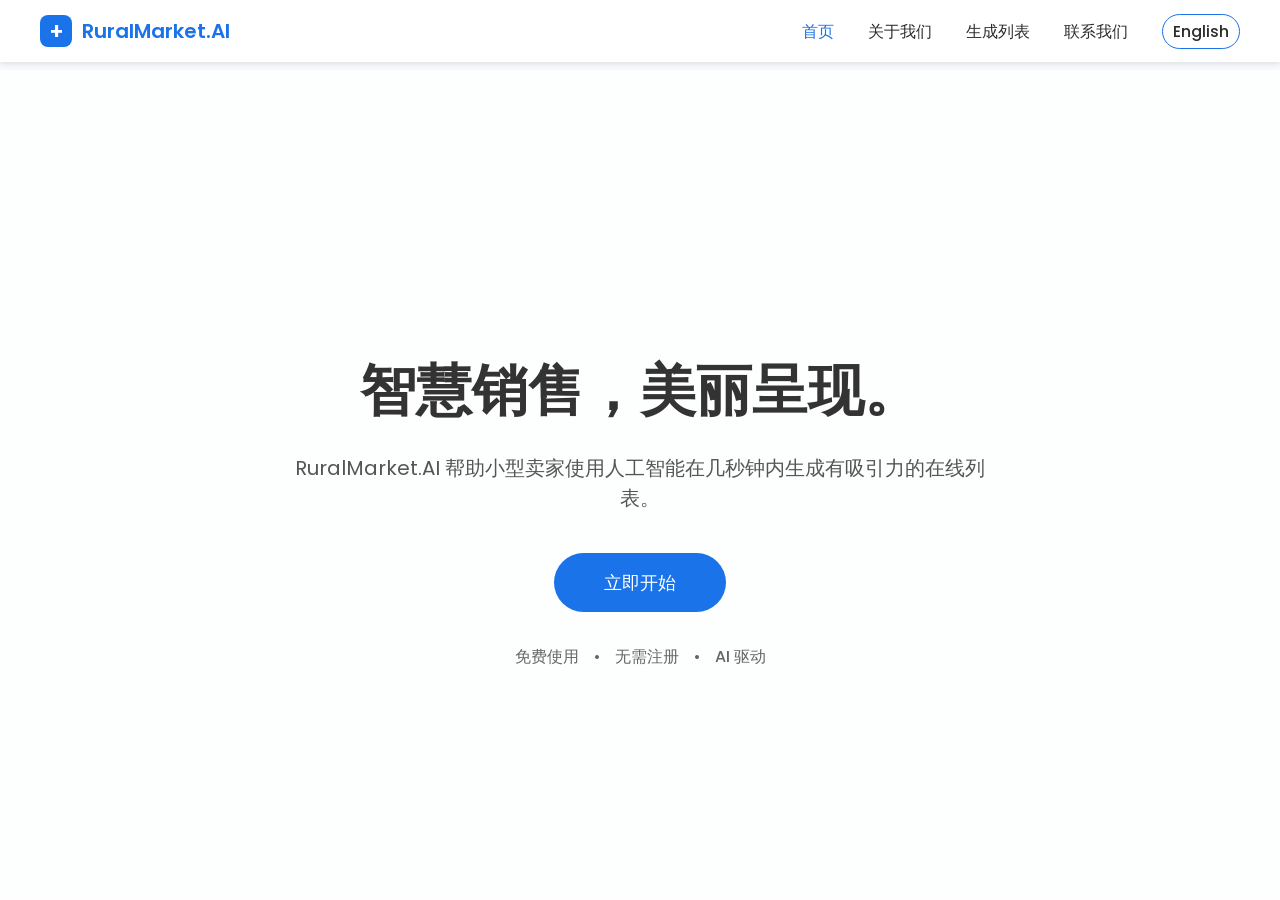
<file: index-cn.html>
<!DOCTYPE html>
<html lang="zh-Hans">
<head>
<meta charset="UTF-8">
<meta name="viewport" content="width=device-width, initial-scale=1.0">
<title>RuralMarket.AI - 智慧销售，美丽呈现</title>
<link rel="preconnect" href="https://fonts.googleapis.com">
<link rel="preconnect" href="https://fonts.gstatic.com" crossorigin>
<link href="https://fonts.googleapis.com/css2?family=Poppins:wght@400;500;600;700&display=swap" rel="stylesheet">
<style>
    /* COPY CSS FROM index.html */
    body { margin: 0; font-family: "Poppins", sans-serif; background: #f7f9fc; }
    .navbar { width: 100%; background: white; padding: 15px 40px; display: flex; justify-content: space-between; align-items: center; box-shadow: 0 2px 5px rgba(0,0,0,0.1); position: fixed; top: 0; left: 0; z-index: 10; box-sizing: border-box; }
    .logo { display: flex; align-items: center; gap: 10px; font-size: 20px; font-weight: 600; color: #1a73e8; text-decoration: none; }
    .logo-icon { display: inline-flex; align-items: center; justify-content: center; width: 32px; height: 32px; background-color: #1a73e8; color: white; font-size: 22px; font-weight: 600; border-radius: 8px; }
    .nav-links a { margin-left: 30px; text-decoration: none; color: #2d2d2d; font-size: 16px; font-weight: 500; }
    .nav-links a:hover, .nav-links .active { color: #1a73e8; }
    /* New Style for language switch */
    .lang-switch { border: 1px solid #1a73e8; padding: 5px 10px; border-radius: 20px; font-size: 14px; margin-left: 20px; }
    
    /* ... Copy rest of CSS ... */
    .hero-section { background-image: linear-gradient(rgba(255, 255, 255, 0.85), rgba(255, 255, 255, 0.85)), url('https://images.pexels.com/photos/164502/pexels-photo-164502.jpeg?auto=compress&cs=tinysrgb&w=1260&h=750&dpr=1'); background-size: cover; background-position: center; text-align: center; padding: 6rem 2rem; min-height: calc(100vh - 70px); display: flex; align-items: center; justify-content: center; margin-top: 70px; box-sizing: border-box; }
    .hero-content { max-width: 800px; }
    .hero-content h1 { font-size: 3.5rem; font-weight: 700; color: #333; margin-bottom: 1rem; }
    .hero-content p { font-size: 1.25rem; color: #555; margin-bottom: 2.5rem; max-width: 700px; margin-left: auto; margin-right: auto; }
    .hero-btn { display: inline-block; padding: 16px 50px; font-size: 18px; color: white; background: #1a73e8; border: none; border-radius: 30px; cursor: pointer; transition: 0.3s; text-decoration: none; font-weight: 500; }
    .hero-btn:hover { background: #0d5dd7; }
    .hero-features { margin-top: 2rem; color: #666; font-weight: 500; }
    .hero-features span { margin: 0 10px; }
    @media (max-width: 768px) { .navbar { padding: 15px 20px; } .nav-links { overflow: hidden; } .nav-links a { margin-left: 10px; font-size: 14px; } .logo { font-size: 18px; } }
</style>
</head>
<body>

<div class="navbar">
    <a href="index-cn.html" class="logo">
        <span class="logo-icon">+</span>
        RuralMarket.AI
    </a>

    <div class="nav-links">
        <a class="active" href="index-cn.html">首页</a>
        <a href="about-cn.html">关于我们</a>
        <a href="generate-cn.html">生成列表</a>
        <a href="contact-cn.html">联系我们</a>
        <a href="index.html" class="lang-switch">English</a>
    </div>
</div>

<main>
    <section class="hero-section">
        <div class="hero-content">
            <h1>智慧销售，美丽呈现。</h1>
            <p>RuralMarket.AI 帮助小型卖家使用人工智能在几秒钟内生成有吸引力的在线列表。</p>
            <a href="generate-cn.html" class="hero-btn">立即开始</a>
            <div class="hero-features">
                <span>免费使用</span>
                •
                <span>无需注册</span>
                •
                <span>AI 驱动</span>
            </div>
        </div>
    </section>
</main>

</body>
</html>
</file>
